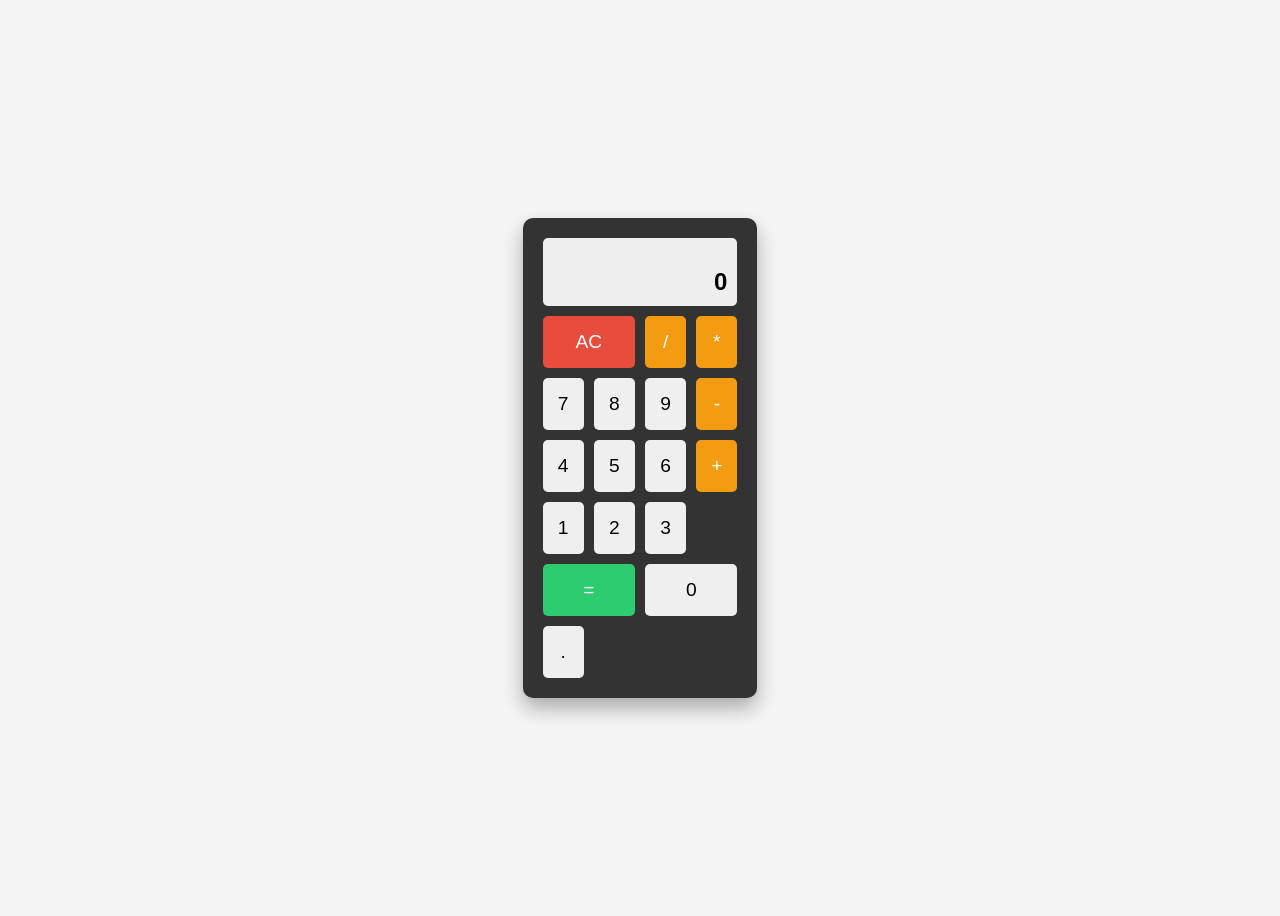
<file: Lab4/index.html>
<!DOCTYPE html>
<html lang="ro">
<head>
    <meta charset="UTF-8">
    <meta name="viewport" content="width=device-width, initial-scale=1.0">
    <title>Calculator MVC</title>
    <link rel="stylesheet" href="style.css">
</head>
<body>
    <div id="calculator"></div>

    <script type="module">
        import Model from './model.js';
        import View from './view.js';
        import Controller from './controller.js';

        const app = new Controller(new Model(), new View(document.getElementById('calculator')));
    </script>
</body>
</html>
</file>
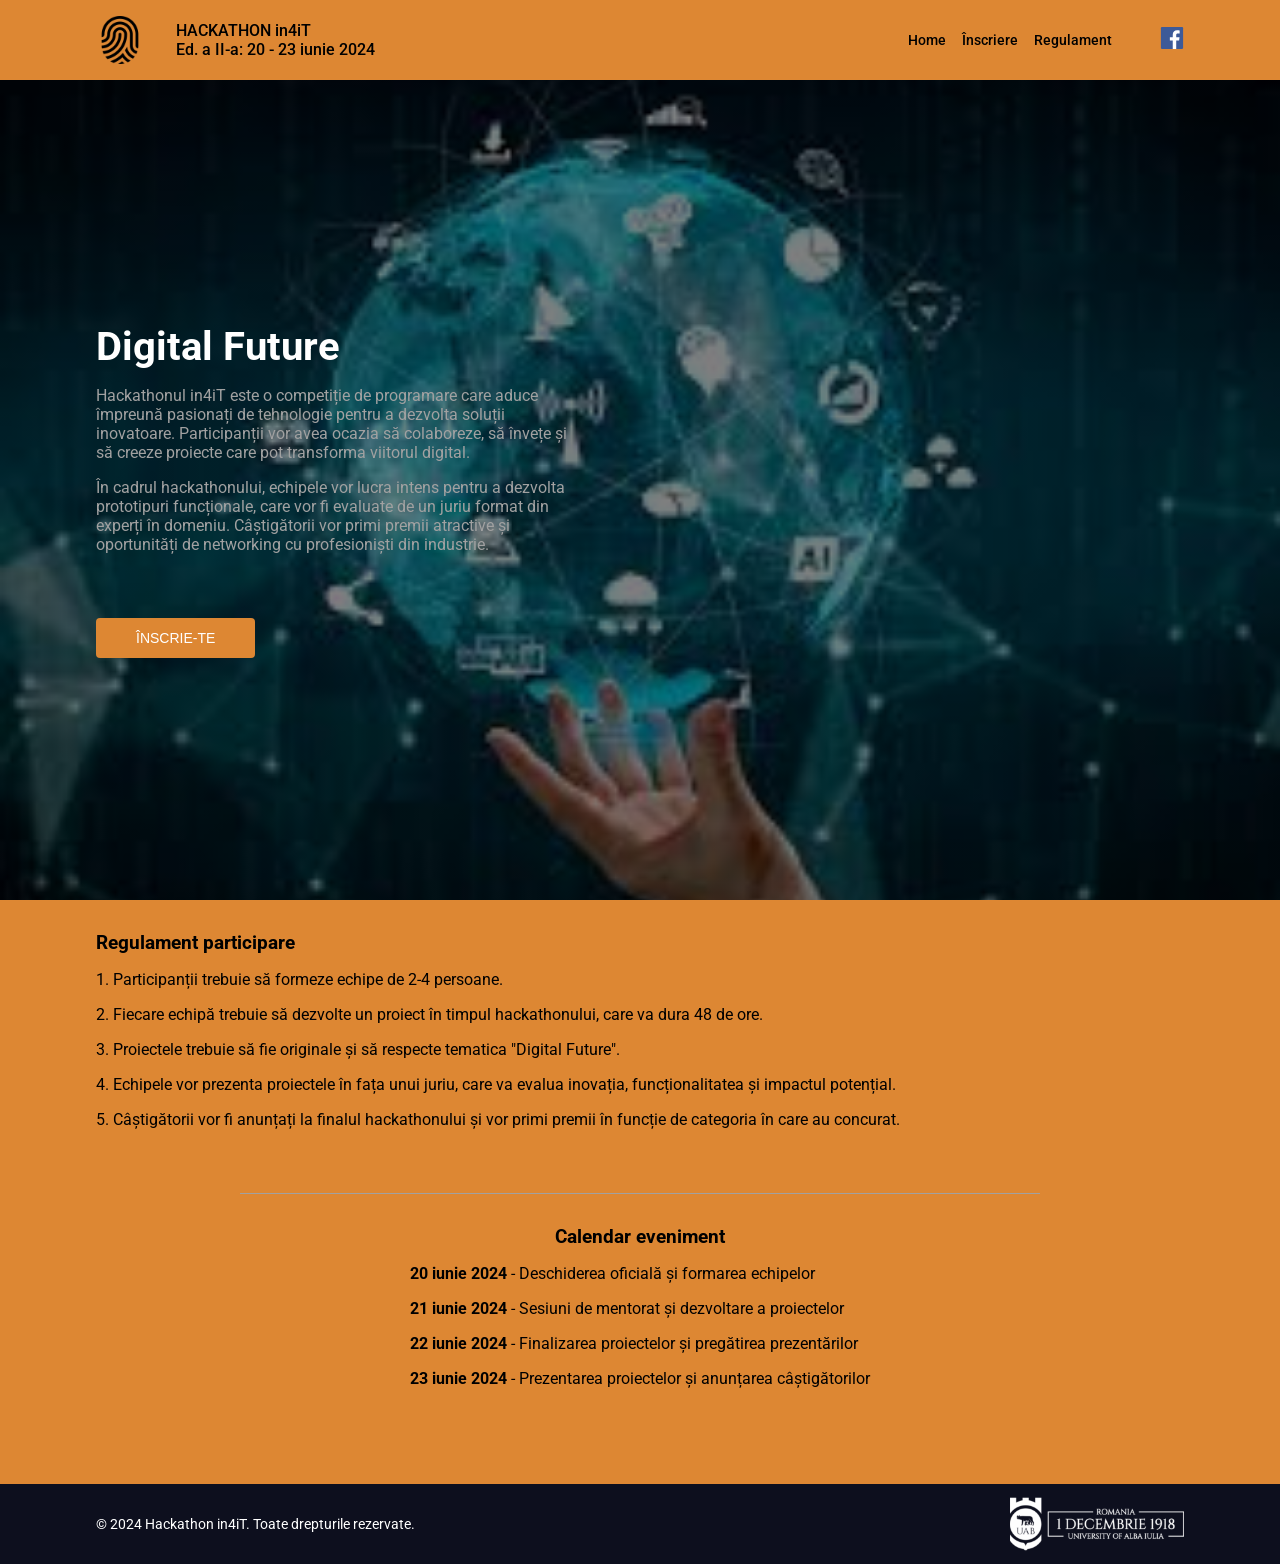
<file: Laborator1/index.html>
<!DOCTYPE html>
<html lang="en">
<head>
    <meta charset="UTF-8">
    <meta name="viewport" content="width=device-width, initial-scale=1.0">
    <title>Lab 1</title>
    <link rel="stylesheet" href="style.css">
</head>
<body>
    <div class="hero">
        <header>
            <div class="left-side">
                <img src="./images/logo.svg" alt="logo" class="logo">
                <div class="header-title">
                    <p>HACKATHON in4iT</p>
                    <p>Ed. a II-a: 20 - 23 iunie 2024</p>
                </div>

                <div class="menu">
                    <img src="./images/menu.svg" alt="menu">
                </div>
            </div>

            <div class="right-side">
                <nav>
                    <a href="#">Home</a>
                    <a href="#">Înscriere</a>
                    <a href="#">Regulament</a>
                </nav>
    
                <a href="https://facebook.com" target="_blank" class="facebook-link">
                    <img src="./images/fb.svg" alt="facebook" >
                </a>
            </div>
        </header>

        <div class="hero-content">
            <div class="content">
                <h1>Digital Future</h1>
                <p>Hackathonul in4iT este o competiție de programare care aduce împreună pasionați de tehnologie pentru a dezvolta soluții inovatoare. Participanții vor avea ocazia să colaboreze, să învețe și să creeze proiecte care pot transforma viitorul digital.</p>
                <p>În cadrul hackathonului, echipele vor lucra intens pentru a dezvolta prototipuri funcționale, care vor fi evaluate de un juriu format din experți în domeniu. Câștigătorii vor primi premii atractive și oportunități de networking cu profesioniști din industrie.</p>
    
                <button>Înscrie-te</button>
            </div>
        </div>
    </div>

    <section>
        <div class="rules">
            <h3>Regulament participare</h3>
            <p>1. Participanții trebuie să formeze echipe de 2-4 persoane.</p>
            <p>2. Fiecare echipă trebuie să dezvolte un proiect în timpul hackathonului, care va dura 48 de ore.</p>
            <p>3. Proiectele trebuie să fie originale și să respecte tematica "Digital Future".</p>
            <p>4. Echipele vor prezenta proiectele în fața unui juriu, care va evalua inovația, funcționalitatea și impactul potențial.</p>
            <p>5. Câștigătorii vor fi anunțați la finalul hackathonului și vor primi premii în funcție de categoria în care au concurat.</p>
        </div>

        <div class="calendar">
            <div class="content">
                <h3>Calendar eveniment</h3>
                <div class="dates">
                    <p><strong>20 iunie 2024</strong> - Deschiderea oficială și formarea echipelor</p>
                    <p><strong>21 iunie 2024</strong> - Sesiuni de mentorat și dezvoltare a proiectelor</p>
                    <p><strong>22 iunie 2024</strong> - Finalizarea proiectelor și pregătirea prezentărilor</p>
                    <p><strong>23 iunie 2024</strong> - Prezentarea proiectelor și anunțarea câștigătorilor</p>
                </div>
            </div>
        </div>
    </section>

    <footer>
        <p>&copy; 2024 Hackathon in4iT. Toate drepturile rezervate.</p>
        <img src="./images/uab.svg" alt="uab logo" class="uab-logo">
    </footer>
</body>
</html>
</file>
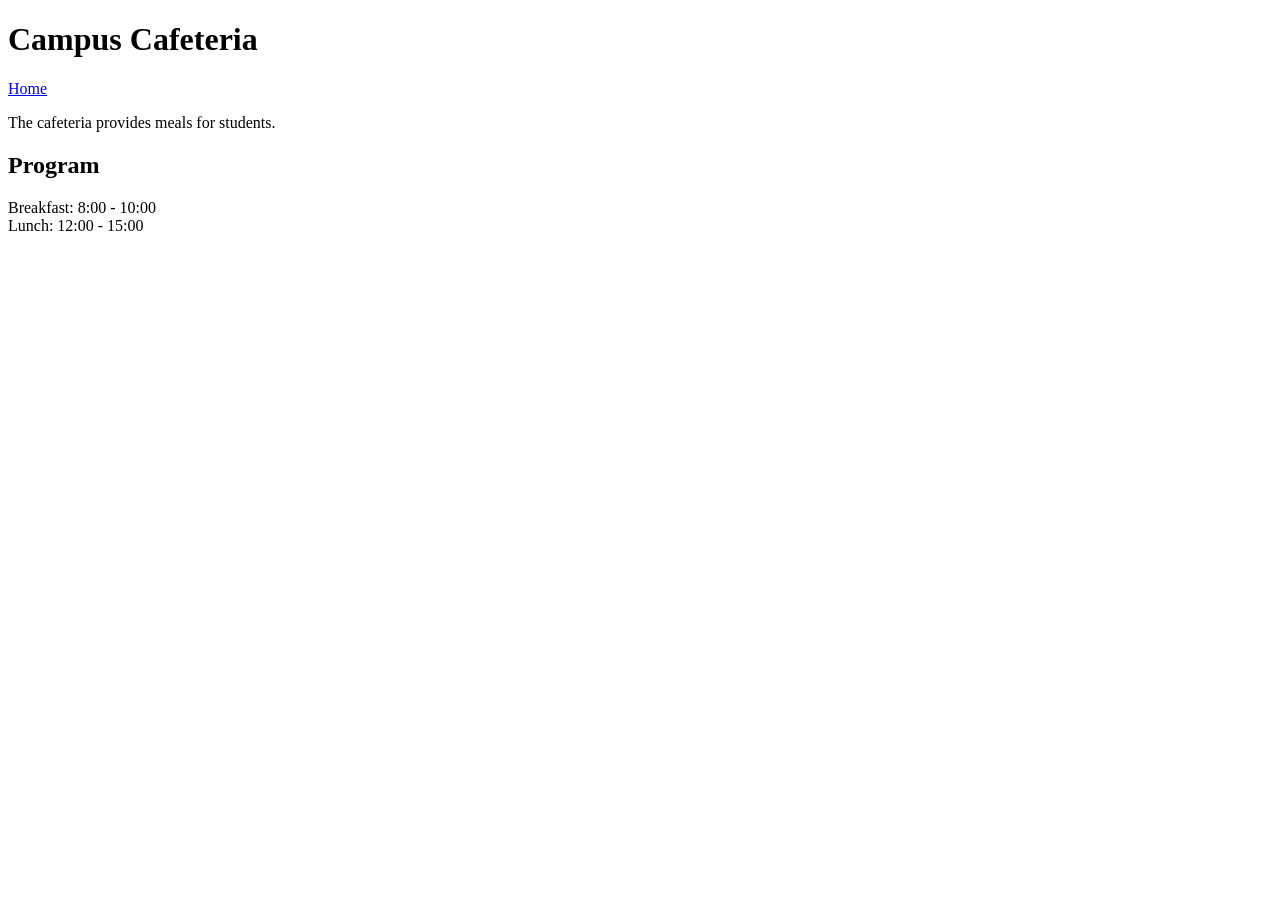
<file: Laborator 2/cafeteria.html>
<!DOCTYPE html>
<html>
<head>
    <title>Cafeteria</title>
</head>

<body>

<h1>Campus Cafeteria</h1>

<nav>
    <a href="../index.html">Home</a>
</nav>

<p>The cafeteria provides meals for students.</p>

<h2>Program</h2>

<p>
Breakfast: 8:00 - 10:00 <br>
Lunch: 12:00 - 15:00
</p>

</body>
</html>
</file>
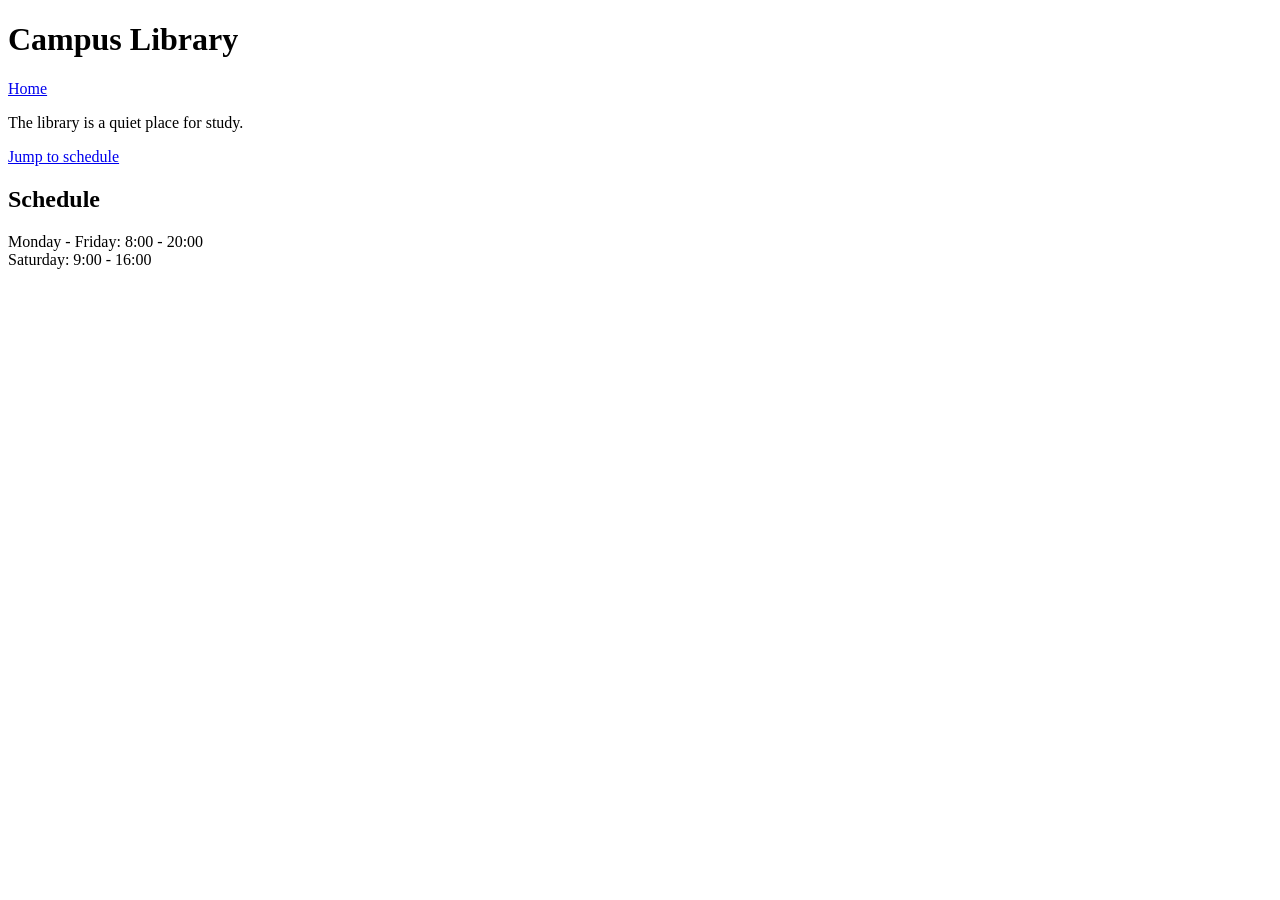
<file: Laborator 2/library.html>
<!DOCTYPE html>
<html>
<head>
    <title>Library</title>
</head>

<body>

<h1>Campus Library</h1>

<nav>
    <a href="../index.html">Home</a>
</nav>

<p>The library is a quiet place for study.</p>

<a href="#schedule">Jump to schedule</a>

<h2 id="schedule">Schedule</h2>

<p>
Monday - Friday: 8:00 - 20:00 <br>
Saturday: 9:00 - 16:00
</p>

</body>
</html>
</file>
<file: Lab4/style.css>
body { font-family: sans-serif; display: flex; justify-content: center; align-items: center; height: 100vh; background: #f4f4f4; }
.calc-container { background: #333; padding: 20px; border-radius: 10px; box-shadow: 0 10px 20px rgba(0,0,0,0.3); }
.display { background: #eee; margin-bottom: 10px; padding: 10px; text-align: right; border-radius: 5px; }
.expression { font-size: 0.8rem; color: #666; height: 1.2rem; }
.result { font-size: 1.5rem; font-weight: bold; }
.buttons { display: grid; grid-template-columns: repeat(4, 1fr); gap: 10px; }
button { padding: 15px; font-size: 1.2rem; cursor: pointer; border: none; border-radius: 5px; }
button:hover { background: #ddd; }
.operator { background: #f39c12; color: white; }
.clear { background: #e74c3c; color: white; grid-column: span 2; }
.equal { background: #2ecc71; color: white; grid-column: span 2; }
</file>
<file: Laborator1/style.css>
@import url('https://fonts.googleapis.com/css2?family=Roboto:ital,wght@0,100..900;1,100..900&display=swap');

*{
    box-sizing: border-box;
}

:root{
    --section-padding: 6rem;
}

p, h1, h3{
    margin: 0;
    padding: 0;
}

a {
    text-decoration: none;
    color: black;
}

button {
    border: none;
    background-color: transparent;
    cursor: pointer;
}

body{
    margin: 0;
    padding: 0;
    font-family: 'Roboto', sans-serif;
}

.hero {
    height: 100vh;
    display: flex;
    flex-direction: column;
}

header{
    height: 5rem;
    background-color: #DD8733;
    display: flex;
    align-items: center;
    justify-content: space-between;
    padding-left: var(--section-padding);
    padding-right: var(--section-padding); 
}

header .left-side {
    display: flex;
    align-items: center;
    gap: 2rem;
}

header .left-side .menu {
    display: none;
}

header .left-side .header-title{
    font-size: 1rem;
    font-weight: 500;
    color: black;
}

header .left-side .logo {
    height: 3rem;
}

header .right-side {
    display: flex;
    align-items: center;
    gap: 3rem;
}

nav {
    display: flex;
    align-items: center;
    gap: 1rem;
}

nav a {
    font-size: 0.875rem;
    font-weight: 500;
    color: black;
}

header .right-side .facebook-link img{
    height: 1.5rem;
    width: 1.5rem;
}

.hero-content {
    background: linear-gradient(rgba(0,0,0,0.5), rgba(0,0,0,0.5)), url('./images/background.webp');
    background-size: cover;
    background-position: center;
    flex: 1;
    padding-left: var(--section-padding);
    padding-right: var(--section-padding);
    display: flex;
    align-items: center;
}

.hero-content .content {
    max-width: 30rem;
    display: flex;
    flex-direction: column;
    gap: 1rem;
}

.hero-content .content h1 {
    font-size: 2.5rem;
    font-weight: 700;
    color: white;
}

.hero-content .content p {
    font-size: 1rem;
    font-weight: 400;
    color: rgb(161, 161, 161);
}

.hero-content .content button {
    width: fit-content;
    padding: 0.75rem 2.5rem;
    background-color: #DD8733;
    color: white;
    font-size: 0.875rem;
    font-weight: 500;
    border-radius: 0.25rem;
    cursor: pointer;
    text-transform: uppercase;
    margin-top: 3rem;
}

section {
    padding: 2rem var(--section-padding) 6rem;
    background-color: #DD8733;
}

section .rules {
    display: flex;
    flex-direction: column;
    gap: 1rem;
}

section .calendar {
    display: flex;
    justify-content: center;
    margin-top: 4rem;
    width: 100%;
}

section .calendar .content {
    border-top: 1px solid rgb(161, 161, 161);
    padding-top: 2rem;
    width: 100%;
    max-width: 50rem;
    display: flex;
    flex-direction: column;
    gap: 1rem;
    align-items: center;
}

section .calendar .content .dates{
    display: flex;
    flex-direction: column;
    gap: 1rem;
}

footer {
    height: 5rem;
    background-color: #0D0F1E;
    padding: 0.5rem var(--section-padding);
    display: flex;
    justify-content: space-between;
    align-items: center;
}

footer p{
    color: white;
    font-size: 0.875rem;
    font-weight: 400;
}

footer .uab-logo {
    height: 4rem;
}

@media (max-width: 992px) {
    :root {
        --section-padding: 2rem;
    }
}

@media (max-width: 768px) {
    :root {
        --section-padding: 1rem;
    }

    header .right-side {
        display: none;
    }

    header .left-side .menu {
        display: block;
    }

    header .left-side .menu img {
        height: 2rem;
        width: 2rem;
    }

    header .left-side {
        justify-content: space-between;
        width: 100%;
    }

    header .left-side .header-title {
        text-align: center;
    }

    .hero-content .content {
        max-width: 100%;
        text-align: center;
        align-items: center;
    }

    .hero-content .content h1{
        font-size: 2rem;
    }

    footer {
        flex-direction: column;
        gap: 1rem;
        height: fit-content;
        padding: 1rem 4rem;
        gap: 1rem;
    }
}
</file>
